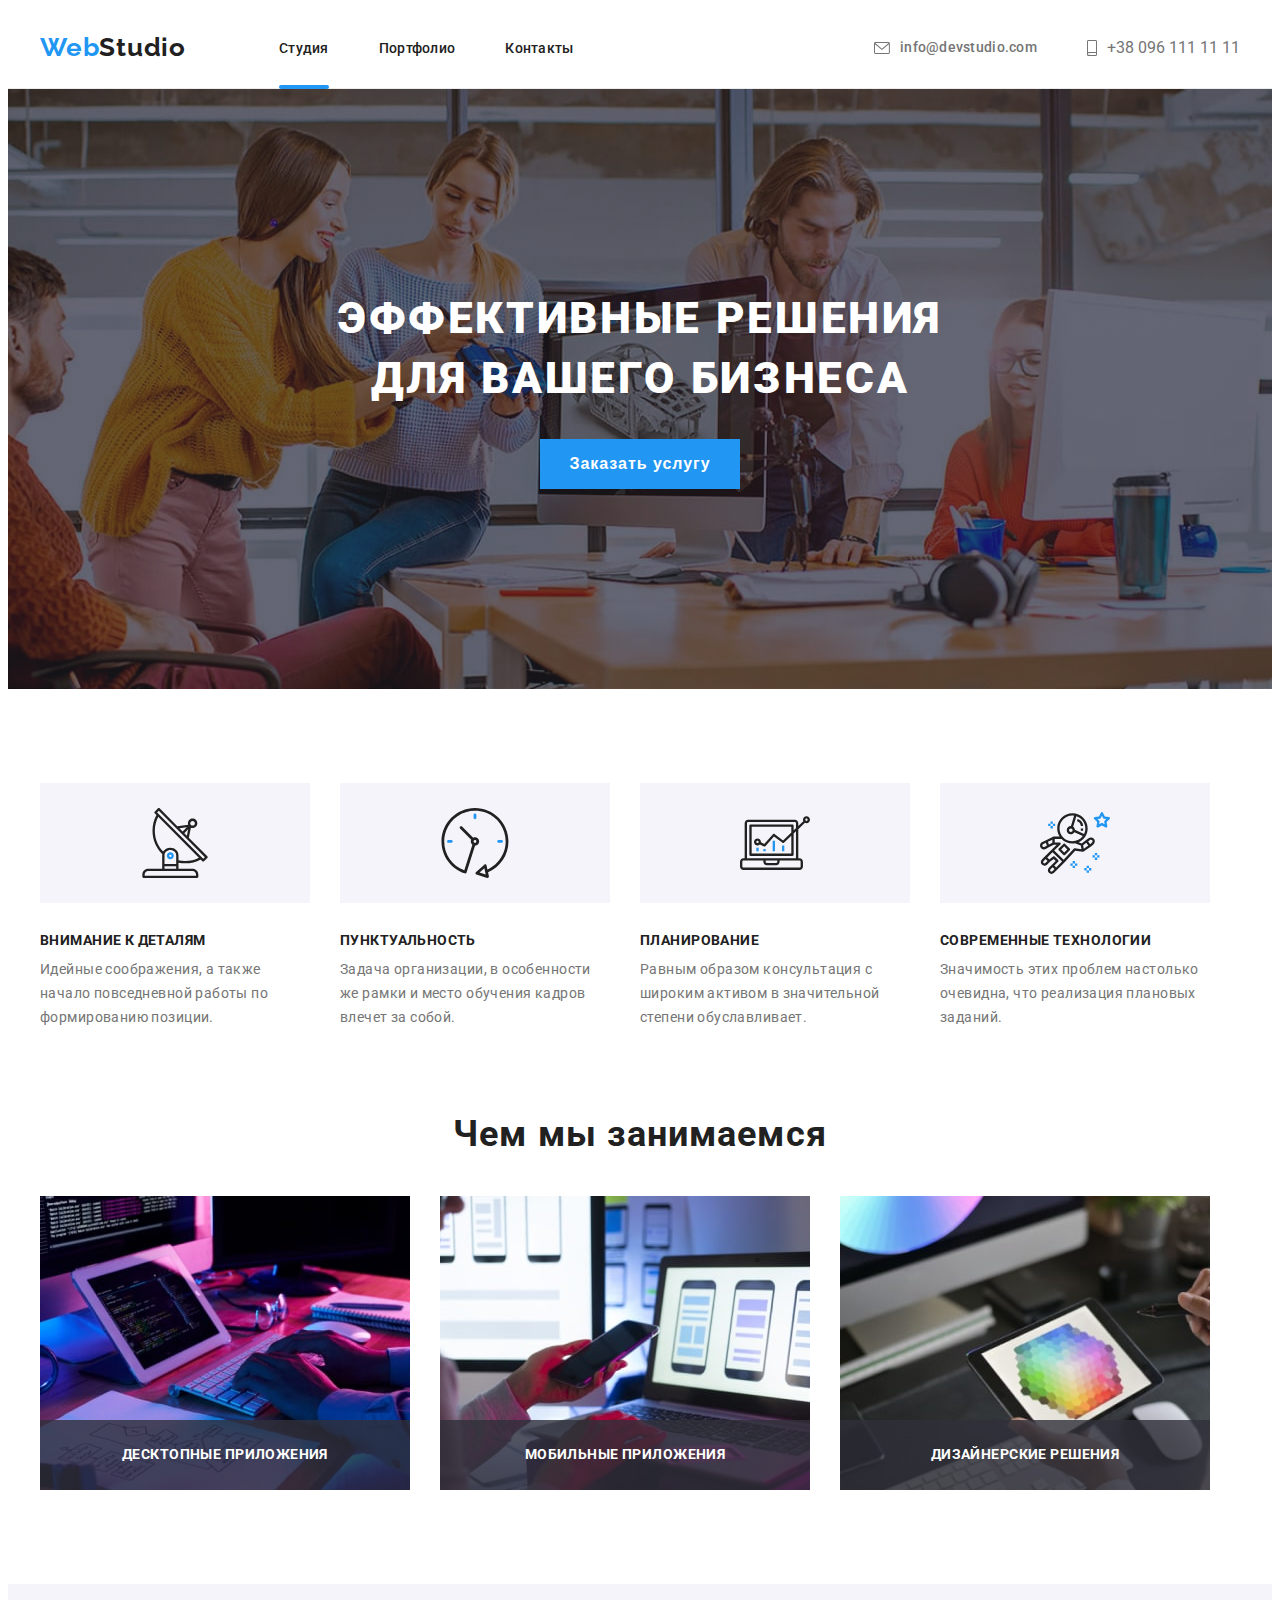
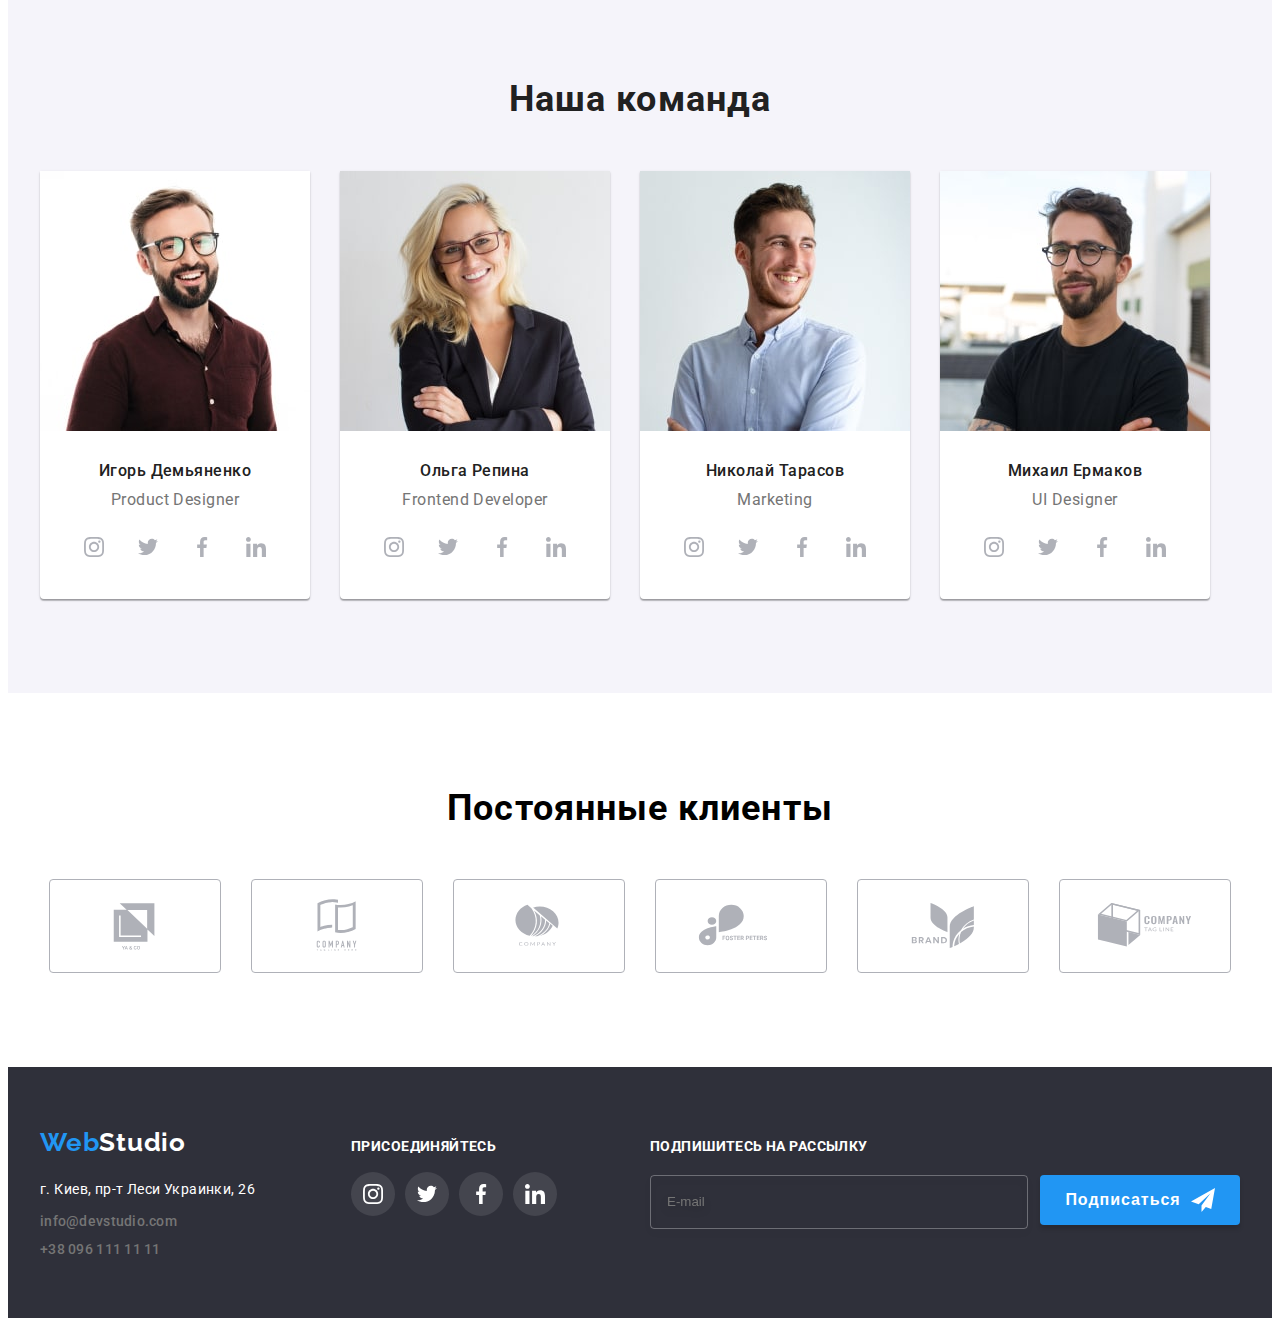
<file: index.html>
<!DOCTYPE html>
<html lang="ru">
<head>
  <meta charset="UTF-8">
  <meta http-equiv="X-UA-Compatible" content="IE=edge">
  <meta name="viewport" content="width=device-width, initial-scale=1.0">
  <title>Document</title>
  <link rel="preconnect" href="https://fonts.googleapis.com">
  <link rel="preconnect" href="https://fonts.gstatic.com" crossorigin>
  <link href="https://fonts.googleapis.com/css2?family=Raleway:wght@700&family=Roboto:wght@400;500;700;900&display=swap"
    rel="stylesheet">
    <link rel="stylesheet" href="https://cdnjs.cloudflare.com/ajax/libs/modern-normalize/1.1.0/modern-normalize.min.css"
      integrity="sha512-wpPYUAdjBVSE4KJnH1VR1HeZfpl1ub8YT/NKx4PuQ5NmX2tKuGu6U/JRp5y+Y8XG2tV+wKQpNHVUX03MfMFn9Q=="
      crossorigin="anonymous" referrerpolicy="no-referrer" />
  <link rel="stylesheet" href="./css/main.min.css">
</head>
<body>
  <header class="header">
    <div class="container header-container">
    <nav class="navigation">
      <a class="link-logo" href="./index.html" target="_self">Web<span target="_self" href="./index.html" class="link-logo-dark">Studio</span></a>
        <ul class="nav-list list">
          <li class="nav-list__item">
            <a class="nav-list__link current" href="./index.html">Студия</a>
          </li>
          <li class="nav-list__item">
            <a class="nav-list__link" href="./portfolio.html">Портфолио</a>
          </li>
          <li class="nav-list__item">
            <a class="nav-list__link" href="">Контакты</a>
          </li>
        </ul>
    </nav>
    <ul class="nav-list nav-list__connect list">
                <li class="nav-list__item">
                  <a class="nav-list__link-mail" href="mailto:info@devstudio.com">
                    <svg class="nav-list__icon" width="16" height="12">
                      <use href="./images/icons.svg#icon-mail"></use>
                    </svg>
                    info@devstudio.com
                  </a>
                </li>
                <li class="nav-list__item">
                  <a class="nav-list__link-tel" href="tel:+380961111111">
                    <svg class="nav-list__icon" width="10" height="16">
                      <use href="./images/icons.svg#icon-phone"></use>
                    </svg>
                    +38 096 111 11 11</a>
                </li>
    </ul>
    </div>
  </header>

  <main>
    <section class="hero">
      <div class="container">
    <h1 class="hero__title">Эффективные решения для вашего бизнеса</h1>
    <button class="hero__btn" type="button" data-modal-open>Заказать услугу</button>
      </div>
    </section>

    <section class="section">
      <div class="container">
      <h2 class="benefits-title visually-hidden">Наши преимущества</h2>
        <ul class="benefits-list list">
          <li class="benefits-list__item">
            <div class="benefits-list__svg">
              <svg class="benefits-list__icon" width="70" height="70">
                <use href="./images/icons.svg#icon-antenna"></use>
              </svg>
            </div>
            <h3 class="benefits-list__title">Внимание к деталям</h3>
            <p class="benefits-list__text">Идейные соображения, а также начало повседневной работы по формированию позиции.</p>
          </li>
          <li class="benefits-list__item">
            <div class="benefits-list__svg">
              <svg class="benefits-icon" width="70" height="70">
                <use href="./images/icons.svg#icon-clock"></use>
              </svg>
            </div>
            <h3 class="benefits-list__title">Пунктуальность</h3>
            <p class="benefits-list__text">Задача организации, в особенности же рамки и место обучения кадров влечет за собой.</p>
          </li>
          <li class="benefits-list__item">
            <div class="benefits-list__svg">
              <svg class="benefits-list__icon" width="70" height="70">
                <use href="./images/icons.svg#icon-diagram"></use>
              </svg>
            </div>
            <h3 class="benefits-list__title">Планирование</h3>
            <p class="benefits-list__text">Равным образом консультация с широким активом в значительной степени обуславливает.</p>
          </li>
          <li class="benefits-list__item">
            <div class="benefits-list__svg">
              <svg class="benefits-list__icon" width="70" height="70">
                <use href="./images/icons.svg#icon-astronaut"></use>
              </svg>
            </div>
            <h3 class="benefits-list__title">Современные технологии</h3>
            <p class="benefits-list__text">Значимость этих проблем настолько очевидна, что реализация плановых заданий.</p>
          </li>
        </ul>
        </div>
    </section>

    <section class="section work-section">
      <div class="container">
      <h2 class="work-title">Чем мы занимаемся</h2>
        <ul class="work-list list">
          <li class="work-list__item">
            <div class="work-list__window">
            <img class="work-list__img" src="./images/img.jpg" alt="Человек пишет код" width="370" height="294">
            <p class="work-list__text">Десктопные приложения</p>
            </div>
          </li>
          <li class="work-list__item">
            <div class="work-list__window">
            <img class="work-list__img" src="./images/box-2.jpg" alt="Человек смотрит на макет" width="370" height="294">
            <p class="work-list__text">Мобильные приложения</p>
            </div>
          </li>
          <li class="work-list__item">
            <div class="work-list__window">
            <img class="work-list__img" src="./images/box-3.jpg" alt="Человек смотрит на RGB-палитру" width="370" height="294">
            <p class="work-list__text">Дизайнерские решения</p>
            </div>
          </li>
        </ul>
        </div>
    </section>

    <section class="section team-section">
      <div class="container">
      <h2 class="team-title">Наша команда</h2>
        <ul class="team-list list">
          <li class="team-list__item">
            <img class="team-list__img" src="./images/img-1.jpg" alt="Игорь Демьяненко" width="270" height="260">
            <div class="team-text">
            <h3 class="team-text__sup-title">Игорь Демьяненко</h3>
            <p class="team-text__sub-title">Product Designer</p>
            <ul class="team-icons list">
              <li class="team-icons__item">
                <a class="team-icons__link" href="" target="_blank">
                  <svg class="team-icon" width="20" height="20">
                    <use href="./images/icons.svg#icon-instagram">
                    </use>
                  </svg>
                </a>
              </li>
              <li class="team-icons__item">
                <a class="team-icons__link" href="" target="_blank">
                  <svg class="team-icon" width="20" height="20">
                    <use href="./images/icons.svg#icon-twitter">
                    </use>
                  </svg>
                </a>
              </li>
              <li class="team-icons__item">
                <a class="team-icons__link" href="" target="_blank">
                  <svg class="team-icon" width="20" height="20">
                    <use href="./images/icons.svg#icon-facebook">
                    </use>
                  </svg>
                </a>
              </li>
              <li class="team-icons__item">
                <a class="team-icons__link" href="" target="_blank">
                  <svg class="team-icon" width="20" height="20">
                    <use href="./images/icons.svg#icon-linkedin">
                    </use>
                  </svg>
                </a>
              </li>
            </ul>
            </div>
          </li>
          <li class="team-list__item">
            <img class="team-list__img" src="./images/img-2.jpg" alt="Ольга Репина" width="270" height="260">
            <div class="team-text">
            <h3 class="team-text__sup-title">Ольга Репина</h3>
            <p class="team-text__sub-title">Frontend Developer</p>
            <ul class="team-icons list">
              <li class="team-icons__item">
                <a class="team-icons__link" href="" target="_blank">
                  <svg class="team-icon" width="20" height="20">
                    <use href="./images/icons.svg#icon-instagram">
                    </use>
                  </svg>
                </a>
              </li>
              <li class="team-icons__item">
                <a class="team-icons__link" href="" target="_blank">
                  <svg class="team-icon" width="20" height="20">
                    <use href="./images/icons.svg#icon-twitter">
                    </use>
                  </svg>
                </a>
              </li>
              <li class="team-icons__item">
                <a class="team-icons__link" href="" target="_blank">
                  <svg class="team-icon" width="20" height="20">
                    <use href="./images/icons.svg#icon-facebook">
                    </use>
                  </svg>
                </a>
              </li>
              <li class="team-icons__item">
                <a class="team-icons__link" href="" target="_blank">
                  <svg class="team-icon" width="20" height="20">
                    <use href="./images/icons.svg#icon-linkedin">
                    </use>
                  </svg>
                </a>
              </li>
            </ul>
            </div>
          </li>
          <li class="team-list__item">
            <img class="team-list__img" src="./images/img-3.jpg" alt="Николай Тарасов" width="270" height="260">
            <div class="team-text">
            <h3 class="team-text__sup-title">Николай Тарасов</h3>
            <p class="team-text__sub-title">Marketing</p>
            <ul class="team-icons list">
              <li class="team-icons__item">
                <a class="team-icons__link" href="" target="_blank">
                  <svg class="team-icon" width="20" height="20">
                    <use href="./images/icons.svg#icon-instagram">
                    </use>
                  </svg>
                </a>
              </li>
              <li class="team-icons__item">
                <a class="team-icons__link" href="" target="_blank">
                  <svg class="team-icon" width="20" height="20">
                    <use href="./images/icons.svg#icon-twitter">
                    </use>
                  </svg>
                </a>
              </li>
              <li class="team-icons__item">
                <a class="team-icons__link" href="" target="_blank">
                  <svg class="team-icon" width="20" height="20">
                    <use href="./images/icons.svg#icon-facebook">
                    </use>
                  </svg>
                </a>
              </li>
              <li class="team-icons__item">
                <a class="team-icons__link" href="" target="_blank">
                  <svg class="team-icon" width="20" height="20">
                    <use href="./images/icons.svg#icon-linkedin">
                    </use>
                  </svg>
                </a>
              </li>
            </ul>
            </div>
          </li>
          <li class="team-list__item">
            <img class="team-list__img" src="./images/img-4.jpg" alt="Михаил Ермаков" width="270" height="260">
            <div class="team-text">
            <h3 class="team-text__sup-title">Михаил Ермаков</h3>
            <p class="team-text__sub-title">UI Designer</p>
            <ul class="team-icons list">
              <li class="team-icons__item">
                <a class="team-icons__link" href="" target="_blank">
                  <svg class="team-icon" width="20" height="20">
                    <use href="./images/icons.svg#icon-instagram">
                    </use>
                  </svg>
                </a>
              </li>
              <li class="team-icons__item">
                <a class="team-icons__link" href="" target="_blank">
                  <svg class="team-icon" width="20" height="20">
                    <use href="./images/icons.svg#icon-twitter">
                    </use>
                  </svg>
                </a>
              </li>
              <li class="team-icons__item">
                <a class="team-icons__link" href="" target="_blank">
                  <svg class="team-icon" width="20" height="20">
                    <use href="./images/icons.svg#icon-facebook">
                    </use>
                  </svg>
                </a>
              </li>
              <li class="team-icons__item">
                <a class="team-icons__link" href="" target="_blank">
                  <svg class="team-icon" width="20" height="20">
                    <use href="./images/icons.svg#icon-linkedin">
                    </use>
                  </svg>
                </a>
              </li>
            </ul>
            </div>
          </li>
        </ul>
        </div>
    </section> 
    <section class="section">
      <div class="container">
        <h2 class="clients__title">Постоянные клиенты</h2>
        <ul class="clients-list list">
          <li class="clients-list__item">
            <a class="clients-list__link" href="">
              <svg class="clients-list__icon" width="106" height="60">
                <use href="./images/icons.svg#icon-client-1"></use>
              </svg>
            </a>
          </li>
          <li class="clients-list__item">
            <a class="clients-list__link" href="">
              <svg class="clients-list__icon" width="106" height="60">
                <use href="./images/icons.svg#icon-client-2"></use>
              </svg>
            </a>
          </li>
          <li class="clients-list__item">
            <a class="clients-list__link" href="">
              <svg class="clients-list__icon" width="106" height="60">
                <use href="./images/icons.svg#icon-client-3"></use>
              </svg>
            </a>
          </li>
          <li class="clients-list__item">
            <a class="clients-list__link" href="">
              <svg class="clients-list__icon" width="106" height="60">
                <use href="./images/icons.svg#icon-client-4"></use>
              </svg>
            </a>
          </li>
          <li class="clients-list__item">
            <a class="clients-list__link" href="">
              <svg class="clients-list__icon" width="106" height="60">
                <use href="./images/icons.svg#icon-client-5"></use>
              </svg>
            </a>
          </li>
          <li class="clients-list__item">
            <a class="clients-list__link" href="">
              <svg class="clients-list__icon" width="106" height="60">
                <use href="./images/icons.svg#icon-client-6"></use>
              </svg>
            </a>
          </li>
        </ul>
      </div>
    </section>
  </main>
    <footer class="footer">
      <div class="container">
        <div class="footer-container">
          <div class="connect-container">
      <a class="link-logo footer-logo" href="./index.html">Web<span target="_self" href="./index.html" class="logo-link-white">Studio</span></a>
        <address class="footer-address">
          <ul class="address-list list">
            <li class="address-list__item">
              <a class="address-list__address" href="https://www.google.com/maps/place/бул.+Леси+Украинки,+26,+Киев,+02000/@50.4265807,30.5361971,17z/data=!3m1!4b1!4m5!3m4!1s0x40d4cf0e033ecbe9:0x57a4dffefec77da0!8m2!3d50.4265807!4d30.5383858" target="_blank">г. Киев, пр-т Леси Украинки, 26</a>
            </li>
            <li class="address-list__item">
              <a class="address-list__mail" href="mailto:info@devstudio.com">info@devstudio.com</a>
            </li>
            <li class="address-list__item">
              <a class="address-list__tel" href="tel:+380961111111">+38 096 111 11 11</a>
            </li>
          </ul>
        </address>
          </div>
          <div class="footer-icon-container">
          <h2 class="footer-icon-title">Присоединяйтесь</h2>
          <ul class="footer-icon-list list">
            <li class="footer-icon-list__item">
              <a class="footer-icon-list__link" href="" target="_blank">
                <svg class="footer-icon" width="20" height="20">
                  <use href="./images/icons.svg#icon-instagram">
                  </use>
                </svg>
              </a>
            </li>
            <li class="footer-icon-list__item">
              <a class="footer-icon-list__link" href="" target="_blank">
                <svg class="footer-icon" width="20" height="20">
                  <use href="./images/icons.svg#icon-twitter">
                  </use>
                </svg>
              </a>
            </li>
            <li class="footer-icon-list__item">
              <a class="footer-icon-list__link" href="" target="_blank">
                <svg class="footer-icon" width="20" height="20">
                  <use href="./images/icons.svg#icon-facebook">
                  </use>
                </svg>
              </a>
            </li>
            <li class="footer-icon-list__item">
              <a class="footer-icon-list__link" href="" target="_blank">
                <svg class="footer-icon" width="20" height="20">
                  <use href="./images/icons.svg#icon-linkedin">
                  </use>
                </svg>
              </a>
            </li>
          </ul>
          </div>
          <div class="subscribe-footer">
            <p class="footer-subscribe-title">Подпишитесь на рассылку</p>
            <form class="footer-form">
              <input 
              type="email"
              name="sub-email"
              class="footer-form__input"
              placeholder="E-mail"
              id="user-email"
              >
              <button class="footer-form__btn" type="submit">Подписаться
                <svg class="footer-form__icon" width="24" height="24">
                  <use href="./images/icons.svg#icon-send"></use>
                </svg>
              </button>
            </form>
          </div>
        </div>
      </div>
    </footer>
    <div class="backdrop is-hidden" data-modal>
      <div class="modal">
        <button type="button" class="close-modal-btn" data-modal-close>
          <svg class="close-button-icon" width="11" height="11">
            <use href="./images/icons.svg#icon-close-modal" class="modal-icon-close"></use>
          </svg>
        </button>
        <p class="modal-title">Оставьте свои данные, мы вам перезвоним</p>
        <form class="modal-form">
          <label class="modal-label" for="user-name">Имя</label>
          <div class="modal-icon-container">
        <input 
          type="text" 
          name="user-name" 
          class="modal-input"
          id="user-name"
          >
          <svg class="modal-icon" width="18" height="18">
            <use href="./images/icons.svg#icon-person-black"></use>
          </svg>
          </div>
          <label class="modal-label" for="user-tel">Телефон</label>
          <div class="modal-icon-container">
        <input 
          type="tel" 
          name="user-tel" 
          class="modal-input"
          id="user-tel"
          >
          <svg class="modal-icon" width="18" height="18">
            <use href="./images/icons.svg#icon-phone-black"></use>
          </svg>
          </div>
          <label class="modal-label" for="user-email-modal">Почта</label>
          <div class="modal-icon-container">
        <input 
          type="email" 
          name="user-email-modal" 
          class="modal-input"
          id="user-email-modal"
          >
          <svg class="modal-icon" width="18" height="18">
            <use href="./images/icons.svg#icon-email-black"></use>
          </svg>
          </div>
          <label class="modal-label" for="user-comment">Комментарий</label>
        <textarea
          type="text" 
          name="user-comment" 
          class="modal-input modal-text"
          id="user-comment"
          placeholder="Введите текст"></textarea>
          <div class="checkbox">
          <input 
          type="checkbox"
          name="checkbox"
          class="checkbox-input visually-hidden"
          id="checkbox"
          >
          <label class="checkbox-label" for="checkbox">Соглашаюсь с рассылкой и принимаю Условия договора</label>
          </div>
          <div class="modal-btn">
        <button class="modal-button" type="submit">Отправить</button>
        </div>
        </form>
      </div>
    </div>
    <script src="./modal.js"></script>
</body>
</html>
</file>
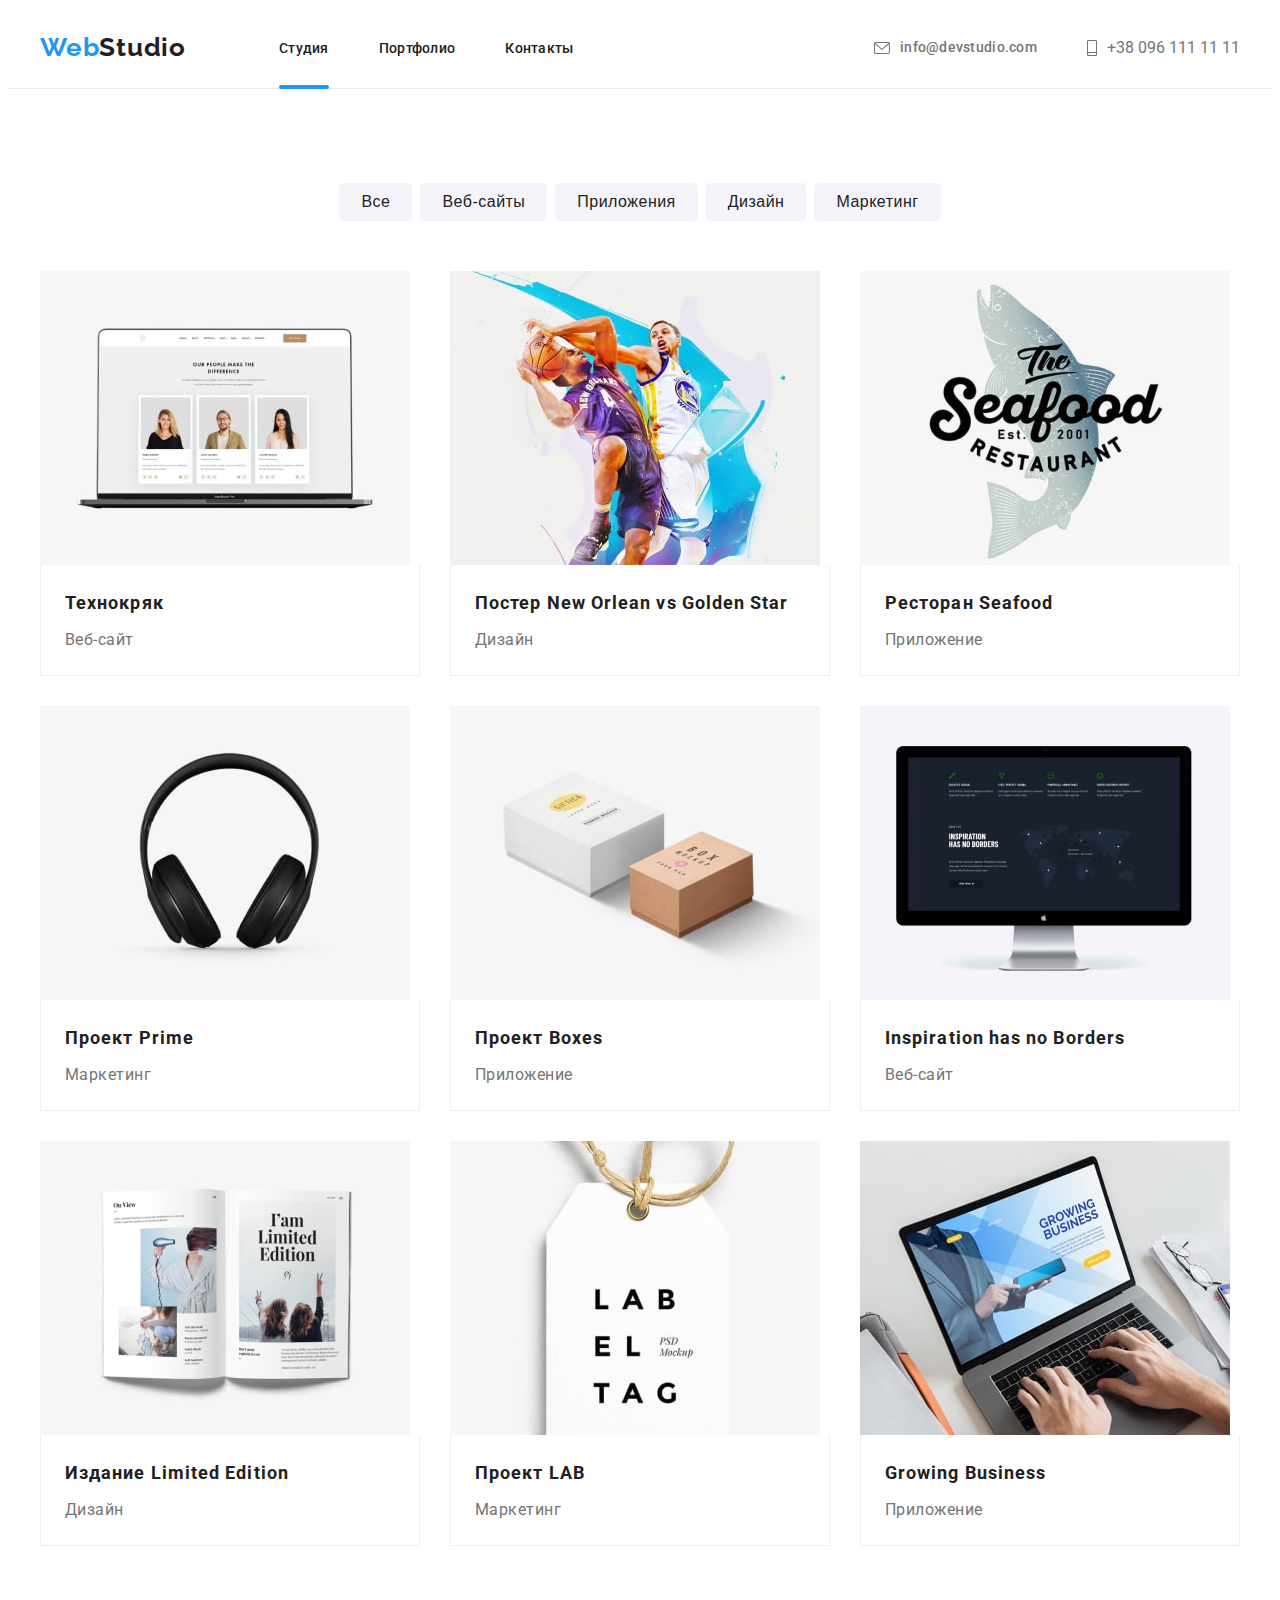
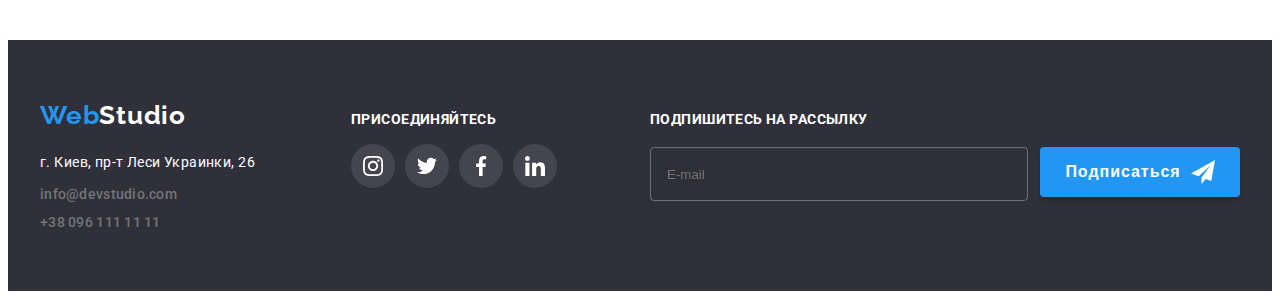
<file: portfolio.html>
<!DOCTYPE html>
<html lang="en">
<head>
  <meta charset="UTF-8">
  <meta http-equiv="X-UA-Compatible" content="IE=edge">
  <meta name="viewport" content="width=device-width, initial-scale=1.0">
  <title>Document</title>
  <link rel="preconnect" href="https://fonts.googleapis.com">
  <link rel="preconnect" href="https://fonts.gstatic.com" crossorigin>
  <link href="https://fonts.googleapis.com/css2?family=Raleway:wght@700&family=Roboto:wght@400;500;700;900&display=swap"
    rel="stylesheet">
    <link rel="stylesheet" href="https://cdnjs.cloudflare.com/ajax/libs/modern-normalize/1.1.0/modern-normalize.min.css"
      integrity="sha512-wpPYUAdjBVSE4KJnH1VR1HeZfpl1ub8YT/NKx4PuQ5NmX2tKuGu6U/JRp5y+Y8XG2tV+wKQpNHVUX03MfMFn9Q=="
      crossorigin="anonymous" referrerpolicy="no-referrer" />
    <link rel="stylesheet" href="./css/main.min.css">
</head>
<body>
  <header class="header">
    <div class="container header-container">
      <nav class="navigation">
        <a class="link-logo" href="./index.html" target="_self">Web<span target="_self" href="./index.html"
            class="link-logo-dark">Studio</span></a>
        <ul class="nav-list list">
          <li class="nav-list__item">
            <a class="nav-list__link current" href="./index.html">Студия</a>
          </li>
          <li class="nav-list__item">
            <a class="nav-list__link" href="./portfolio.html">Портфолио</a>
          </li>
          <li class="nav-list__item">
            <a class="nav-list__link" href="">Контакты</a>
          </li>
        </ul>
      </nav>
      <ul class="nav-list nav-list__connect list">
        <li class="nav-list__item">
          <a class="nav-list__link-mail" href="mailto:info@devstudio.com">
            <svg class="nav-list__icon" width="16" height="12">
              <use href="./images/icons.svg#icon-mail"></use>
            </svg>
            info@devstudio.com
          </a>
        </li>
        <li class="nav-list__item">
          <a class="nav-list__link-tel" href="tel:+380961111111">
            <svg class="nav-list__icon" width="10" height="16">
              <use href="./images/icons.svg#icon-phone"></use>
            </svg>
            +38 096 111 11 11</a>
        </li>
      </ul>
    </div>
  </header>
  <main>
  <section class="section">
    <div class="container">
    <h1 class="filter-title visually-hidden">Фильтр</h1>
    <ul class="filter-list list">
      <li class="filter-list__item"><button class="filter-list__btn" type="button">Все</button></li>
      <li class="filter-list__item"><button class="filter-list__btn" type="button">Веб-сайты</button></li>
      <li class="filter-list__item"><button class="filter-list__btn" type="button">Приложения</button></li>
      <li class="filter-list__item"><button class="filter-list__btn" type="button">Дизайн</button></li>
      <li class="filter-list__item"><button class="filter-list__btn" type="button">Маркетинг</button></li>
    </ul>
    <ul class="examples-list list">
      <li class="examples-list__item">
        <a href="" class="examples-list__link">
          <div class="examples-list__window">
        <img class="examples-list__img" src="./images/portfolio-1.jpg" alt="">
        <p class="examples-list__top-text">Технокряк это современная площадка распространения коронавируса. Компании используют эту платформу для цифрового
        шпионажа и атак на защищённые сервера конкурентов.
        </p>
          </div>
        <div class="examples-list__text">
        <h2 class="examples-list__sup-title">Технокряк</h2>
        <p class="examples-list__sub-title">Веб-сайт</p>
        </div>
        </a>
      </li>
      <li class="examples-list__item">
        <a href="" class="examples-list__link">
          <div class="examples-list__window">
        <img class="examples-list__img" src="./images/portfolio-2.jpg" alt="">
        <p class="examples-list__top-text">Технокряк это современная площадка распространения коронавируса. Компании используют эту
          платформу для цифрового
          шпионажа и атак на защищённые сервера конкурентов.
        </p>
        </div>
        <div class="examples-list__text">
        <h2 class="examples-list__sup-title">Постер New Orlean vs Golden Star</h2>
        <p class="examples-list__sub-title">Дизайн</p>
        </div>
        </a>
      </li>
      <li class="examples-list__item">
        <a href="" class="examples-list__link">
          <div class="examples-list__window">
        <img class="examples-list__img" src="./images/portfolio-3.jpg" alt="">
        <p class="examples-list__top-text">Технокряк это современная площадка распространения коронавируса. Компании используют эту
          платформу для цифрового
          шпионажа и атак на защищённые сервера конкурентов.
        </p>
        </div>
        <div class="examples-list__text">
        <h2 class="examples-list__sup-title">Ресторан Seafood</h2>
        <p class="examples-list__sub-title">Приложение</p>
        </div>
        </a>
      </li>
      <li class="examples-list__item">
        <a href="" class="examples-list__link">
          <div class="examples-list__window">
        <img class="examples-list__img" src="./images/portfolio-4.jpg" alt="">
        <p class="examples-list__top-text">Технокряк это современная площадка распространения коронавируса. Компании используют эту
          платформу для цифрового
          шпионажа и атак на защищённые сервера конкурентов.
        </p>
        </div>
        <div class="examples-list__text">
        <h2 class="examples-list__sup-title">Проект Prime</h2>
        <p class="examples-list__sub-title">Маркетинг</p>
        </div>
        </a>
      </li>
      <li class="examples-list__item">
        <a href="" class="examples-list__link">
          <div class="examples-list__window">
        <img class="examples-list__img" src="./images/portfolio-5.jpg" alt="">
        <p class="examples-list__top-text">Технокряк это современная площадка распространения коронавируса. Компании используют эту
          платформу для цифрового
          шпионажа и атак на защищённые сервера конкурентов.
        </p>
        </div>
        <div class="examples-list__text">
        <h2 class="examples-list__sup-title">Проект Boxes</h2>
        <p class="examples-list__sub-title">Приложение</p>
        </div>
        </a>
      </li>
      <li class="examples-list__item">
        <a href="" class="examples-list__link">
          <div class="examples-list__window">
        <img class="examples-list__img" src="./images/portfolio-6.jpg" alt="">
        <p class="examples-list__top-text">Технокряк это современная площадка распространения коронавируса. Компании используют эту
          платформу для цифрового
          шпионажа и атак на защищённые сервера конкурентов.
        </p>
        </div>
        <div class="examples-list__text">
        <h2 class="examples-list__sup-title">Inspiration has no Borders</h2>
        <p class="examples-list__sub-title">Веб-сайт</p>
        </div>
        </a>
      </li>
      <li class="examples-list__item">
        <a href="" class="examples-list__link">
          <div class="examples-list__window">
        <img class="examples-list__img" src="./images/portfolio-7.jpg" alt="">
        <p class="examples-list__top-text">Технокряк это современная площадка распространения коронавируса. Компании используют эту
          платформу для цифрового
          шпионажа и атак на защищённые сервера конкурентов.
        </p>
        </div>
        <div class="examples-list__text">
        <h2 class="examples-list__sup-title">Издание Limited Edition</h2>
        <p class="examples-list__sub-title">Дизайн</p>
        </div>
        </a>
      </li>
      <li class="examples-list__item">
        <a href="" class="examples-list__link">
          <div class="examples-list__window">
        <img class="examples-list__img" src="./images/portfolio-8.jpg" alt="">
        <p class="examples-list__top-text">Технокряк это современная площадка распространения коронавируса. Компании используют эту
          платформу для цифрового
          шпионажа и атак на защищённые сервера конкурентов.
        </p>
        </div>
        <div class="examples-list__text">
        <h2 class="examples-list__sup-title">Проект LAB</h2>
        <p class="examples-list__sub-title">Маркетинг</p>
        </div>
        </a>
      </li>
      <li class="examples-list__item">
        <a href="" class="examples-list__link">
          <div class="examples-list__window">
        <img class="examples-list__img" src="./images/portfolio-9.jpg" alt="">
        <p class="examples-list__top-text">Технокряк это современная площадка распространения коронавируса. Компании используют эту
          платформу для цифрового
          шпионажа и атак на защищённые сервера конкурентов.
        </p>
        </div>
        <div class="examples-list__text">
        <h3 class="examples-list__sup-title">Growing Business</h3>
        <p class="examples-list__sub-title">Приложение</p>
        </div>
        </a>
      </li>
    </ul>
    </div>
  </section>
  </main>
    <footer class="footer">
      <div class="container">
        <div class="footer-container">
          <div class="connect-container">
            <a class="link-logo footer-logo" href="./index.html">Web<span target="_self" href="./index.html"
                class="logo-link-white">Studio</span></a>
            <address class="footer-address">
              <ul class="address-list list">
                <li class="address-list__item">
                  <a class="address-list__address"
                    href="https://www.google.com/maps/place/бул.+Леси+Украинки,+26,+Киев,+02000/@50.4265807,30.5361971,17z/data=!3m1!4b1!4m5!3m4!1s0x40d4cf0e033ecbe9:0x57a4dffefec77da0!8m2!3d50.4265807!4d30.5383858"
                    target="_blank">г. Киев, пр-т Леси Украинки, 26</a>
                </li>
                <li class="address-list__item">
                  <a class="address-list__mail" href="mailto:info@devstudio.com">info@devstudio.com</a>
                </li>
                <li class="address-list__item">
                  <a class="address-list__tel" href="tel:+380961111111">+38 096 111 11 11</a>
                </li>
              </ul>
            </address>
          </div>
          <div class="footer-icon-container">
            <h2 class="footer-icon-title">Присоединяйтесь</h2>
            <ul class="footer-icon-list list">
              <li class="footer-icon-list__item">
                <a class="footer-icon-list__link" href="" target="_blank">
                  <svg class="footer-icon" width="20" height="20">
                    <use href="./images/icons.svg#icon-instagram">
                    </use>
                  </svg>
                </a>
              </li>
              <li class="footer-icon-list__item">
                <a class="footer-icon-list__link" href="" target="_blank">
                  <svg class="footer-icon" width="20" height="20">
                    <use href="./images/icons.svg#icon-twitter">
                    </use>
                  </svg>
                </a>
              </li>
              <li class="footer-icon-list__item">
                <a class="footer-icon-list__link" href="" target="_blank">
                  <svg class="footer-icon" width="20" height="20">
                    <use href="./images/icons.svg#icon-facebook">
                    </use>
                  </svg>
                </a>
              </li>
              <li class="footer-icon-list__item">
                <a class="footer-icon-list__link" href="" target="_blank">
                  <svg class="footer-icon" width="20" height="20">
                    <use href="./images/icons.svg#icon-linkedin">
                    </use>
                  </svg>
                </a>
              </li>
            </ul>
          </div>
          <div class="subscribe-footer">
            <p class="footer-subscribe-title">Подпишитесь на рассылку</p>
            <form class="footer-form">
              <input type="email" name="sub-email" class="footer-form__input" placeholder="E-mail" id="user-email">
              <button class="footer-form__btn" type="submit">Подписаться
                <svg class="footer-form__icon" width="24" height="24">
                  <use href="./images/icons.svg#icon-send"></use>
                </svg>
              </button>
            </form>
          </div>
        </div>
      </div>
    </footer>
</body>
</html>
</file>
<file: css/main.min.css>
:root{--header-text-color: #212121;--address-text-color: #757575;--hover-link-color: #2196f3;--hero-footer-color: #2f303a;--first-title-color: #ffffff;--hero-btn-color: #ffffff;--benefits-text-color: #757575;--team-background-color: #f5f4fa;--hero-btn-hover: #188ce8;--examples-boarder-color: #eeeeee;--icon-static-color: #afb1b8}h1,h2,h3,h4,h5,h6,p{margin:0}ul{margin:0;padding:0}img{display:block}button{cursor:pointer;border:0}a{text-decoration:none}.list{list-style:none}body{font-family:"Roboto", sans-serif}.container{width:1200px;padding-left:15px;padding-right:15px;margin:0 auto}.section{padding-top:94px;padding-bottom:94px}.visually-hidden{position:absolute;width:1px;height:1px;margin:-1px;border:0;padding:0;white-space:nowrap;clip-path:inset(100%);clip:rect(0 0 0 0);overflow:hidden}.backdrop{width:100vw;height:100vh;position:fixed;background-color:rgba(0,0,0,0.2);top:0;transition:opacity 500ms, visibility 500ms}.modal{position:absolute;width:528px;min-height:581px;background-color:#ffffff;box-shadow:0px 1px 3px rgba(0,0,0,0.12),0px 1px 1px rgba(0,0,0,0.14),0px 2px 1px rgba(0,0,0,0.2);border-radius:4px;top:50%;left:50%;transform:translate(-50%, -50%) rotate(0) scale(1);transition:transform 500ms cubic-bezier(0.215, 0.61, 0.355, 1);padding:40px}.backdrop.is-hidden .modal{transform:rotate(-300deg) scale(0.3)}.close-modal-btn{width:30px;height:30px;position:absolute;top:8px;right:8px;background-color:var(--first-title-color);border:1px solid rgba(0,0,0,0.1);border-radius:50%;display:flex;justify-content:center;align-items:center;transition:fill 250ms cubic-bezier(0.4, 0, 0.2, 1)}.close-modal-btn:hover,.close-modal-btn:focus{fill:var(--hover-link-color)}.is-hidden{opacity:0;pointer-events:none;visibility:hidden}.modal-title{font-size:20px;font-weight:500;line-height:1.2;letter-spacing:.03em;text-align:center;color:var(--header-text-color);margin-bottom:12px}.modal-input{width:100%;height:40px;border:1px solid rgba(33,33,33,0.2);border-radius:4px;padding-left:42px;outline:none;transition:border 250ms cubic-bezier(0.4, 0, 0.2, 1),color 250ms cubic-bezier(0.4, 0, 0.2, 1)}.modal-input:hover,.modal-input:focus{border:1px solid #2196f3}.modal-input::placeholder{font-size:12px;line-height:1.2;letter-spacing:.01em;color:rgba(117,117,117,0.5)}.modal-text{width:100%;height:120px;padding:12px 16px;border:1px solid rgba(33,33,33,0.2);border-radius:4px;resize:none;outline:none}.modal-form .modal-text{margin-bottom:20px}.checkbox{display:flex;justify-content:center;margin-bottom:30px;align-items:center}.checkbox-input{margin-right:8px}.checkbox-label{font-size:14px;line-height:1.71;letter-spacing:.03em}.modal-label{font-size:12px;line-height:1.2;letter-spacing:.01em;color:var(--benefits-text-color);margin-bottom:4px;display:block}.modal-btn{display:flex;justify-content:center}.modal-button{width:200px;height:50px;background:var(--hover-link-color);border-radius:4px;box-shadow:0px 4px 4px rgba(0,0,0,0.15);font-size:16px;font-weight:700;line-height:1.87;letter-spacing:.06em;color:var(--first-title-color);transition:background-color 250ms cubic-bezier(0.4, 0, 0.2, 1)}.modal-button:hover,.modal-button:focus{background:var(--hero-btn-hover)}.modal-icon-container{position:relative;margin-bottom:10px}.modal-icon{position:absolute;left:12px;top:50%;transform:translateY(-50%)}.modal-input:hover+.modal-icon,.modal-input:focus+.modal-icon{fill:var(--hover-link-color)}.checkbox-label{font-size:14px;line-height:1.71;letter-spacing:.03em;color:var(--address-text-color);display:flex;align-items:center}.checkbox-label::before{content:"";width:16px;height:15px;border:2px solid black;border-radius:2px;display:block;margin-right:5px}.checkbox-input:checked+.checkbox-label::before{background-image:url(../images/check.svg);border:none}.link-logo{font-family:Raleway;font-size:26px;font-weight:700;line-height:1.2;letter-spacing:.03em;color:var(--hover-link-color);display:inline-block}.link-logo-dark{font-family:Raleway;font-size:26px;font-weight:700;line-height:1.2;letter-spacing:.03em;color:var(--header-text-color)}.logo-link-white{font-family:Raleway;font-size:26px;font-weight:700;line-height:1.2;letter-spacing:.03em;color:var(--first-title-color)}.header{padding-top:24px;padding-bottom:25px;border-bottom:1px solid #ececec}.header-container{display:flex}.navigation{display:flex}.nav-list{display:flex;margin-left:93px;align-items:center}.nav-list__connect{margin-left:auto}.nav-list__item:not(:last-child){margin-right:50px}.nav-list__link{font-size:14px;font-weight:500;line-height:1.1;letter-spacing:.02em;color:var(--header-text-color);position:relative;transition:color 250ms cubic-bezier(0.4, 0, 0.2, 1)}.nav-list__link:hover,.nav-list__link:focus{color:var(--hover-link-color)}.current::after{content:"";height:4px;width:100%;background-color:var(--hover-link-color);border-radius:2px;display:block;position:absolute;bottom:-33px}.nav-list__link-mail{font-size:14px;font-weight:500;line-height:1.1;letter-spacing:.02em;color:var(--address-text-color);display:flex;align-items:center;transition:color 250ms cubic-bezier(0.4, 0, 0.2, 1)}.nav-list__link-mail:hover,.nav-list__link-mail:focus{color:var(--hover-link-color)}.nav-list__link-tel{color:var(--address-text-color);display:flex;align-items:center;transition:color 250ms cubic-bezier(0.4, 0, 0.2, 1)}.nav-list__link-tel:hover,.nav-list__link-tel:focus{color:var(--hover-link-color)}.nav-list__icon{margin-right:10px;fill:currentColor}.hero{background-color:var(--hero-footer-color);background-image:linear-gradient(rgba(47,48,58,0.4), rgba(47,48,58,0.4)),url(../images/background.jpg);background-repeat:no-repeat;background-size:auto;background-position:center;max-width:1600px;margin-left:auto;margin-right:auto;padding-top:200px;padding-bottom:200px;text-align:center}.hero__title{font-size:44px;font-weight:900;line-height:1.36;letter-spacing:.06em;text-transform:uppercase;color:var(--first-title-color);margin-left:auto;margin-right:auto;width:696px}.hero__btn{font-size:16px;font-weight:700;line-height:1.87;letter-spacing:.06em;text-align:center;color:var(--hero-btn-color);background-color:var(--hover-link-color);margin-top:30px;width:200px;height:50px;left:700px;top:430px;transition:background-color 250ms cubic-bezier(0.4, 0, 0.2, 1)}.hero__btn:hover{background-color:var(--hero-btn-hover)}.benefits-list{display:flex}.benefits-list__svg{display:flex;height:120px;background-color:#f5f4fa;margin-bottom:30px;justify-content:center;align-items:center}.benefits-list__title{font-size:14px;font-weight:700;line-height:1.1;letter-spacing:.03em;text-transform:uppercase;color:var(--header-text-color);margin-bottom:10px}.benefits-list__text{font-size:14px;line-height:1.71;letter-spacing:.03em;color:var(--benefits-text-color);width:270px}.benefits-list__item+.benefits-list__item{margin-left:30px}.work-section{padding-top:0}.work-list{display:flex}.work-list__item+.work-list__item{margin-left:30px}.work-title{font-size:36px;font-weight:700;line-height:.6;letter-spacing:.03em;color:var(--header-text-color);justify-content:center;margin-bottom:50px;text-align:center}.work-list__window{position:relative;overflow:hidden}.work-list__text{display:flex;align-items:center;justify-content:center;font-size:14px;font-weight:700;line-height:1.1;letter-spacing:.03em;text-transform:uppercase;color:var(--first-title-color);background-color:rgba(47,48,58,0.8);width:100%;height:70px;position:absolute;bottom:0}.team-section{background-color:var(--team-background-color)}.team-container{display:flex;flex-wrap:wrap}.team{background-color:var(--team-background-color)}.team-list{display:flex}.team-list__item+.team-list__item{margin-left:30px}.team-list__item{box-shadow:0px 1px 3px rgba(0,0,0,0.12),0px 1px 1px rgba(0,0,0,0.14),0px 2px 1px rgba(0,0,0,0.2);border-radius:0px 0px 4px 4px;background-color:var(--hero-btn-color)}.team-title{font-size:36px;font-weight:700;line-height:1.2;letter-spacing:.03em;text-align:center;color:var(--header-text-color);margin-bottom:50px}.team-text{padding-top:30px;padding-bottom:30px}.team-text__sup-title{font-size:16px;font-weight:500;line-height:1.2;letter-spacing:.03em;text-align:center;color:var(--header-text-color);margin-bottom:10px}.team-text__sub-title{font-size:16px;line-height:1.2;letter-spacing:.03em;text-align:center;color:var(--address-text-color);margin-bottom:16px}.team-icons{display:flex;justify-content:center}.team-icons__item:not(:last-child){margin-right:10px}.team-icons__link{width:44px;height:44px;background-color:var(--first-title-color);color:var(--icon-static-color);border-radius:50%;display:flex;justify-content:center;align-items:center;transition:background-color 250ms cubic-bezier(0.4, 0, 0.2, 1),color 250ms cubic-bezier(0.4, 0, 0.2, 1)}.team-icons__link:hover,.team-icons__link:focus{background-color:var(--hover-link-color);color:var(--first-title-color)}.team-icon{fill:currentColor}.clients__title{font-size:36px;font-weight:700;line-height:1.2;letter-spacing:.03em;font-weight:bold;font-size:36px;line-height:calc(42 / 36);text-align:center;letter-spacing:0.03em;margin-bottom:50px}.clients-list{display:flex;justify-content:center}.clients-list__item{display:flex}.clients-list__item:not(:last-child){margin-right:30px}.clients-list__link{width:170px;height:92px;border:1px solid var(--icon-static-color);border-radius:4px;display:flex;justify-content:center;align-items:center;color:var(--icon-static-color);transition:border 250ms cubic-bezier(0.4, 0, 0.2, 1),color 250ms cubic-bezier(0.4, 0, 0.2, 1)}.clients-list__link:hover,.clients-list__link:focus{border-color:var(--hover-link-color);color:var(--hover-link-color)}.clients-list__icon{fill:currentColor}.footer{background-color:var(--hero-footer-color);padding-top:60px;padding-bottom:60px}.address-list__item:not(:last-child){margin-bottom:9px}.footer-logo{margin-bottom:20px}.footer-address{font-style:normal}.address-list__address{font-size:14px;line-height:1.71;letter-spacing:.03em;color:var(--first-title-color);transition:color 250ms cubic-bezier(0.4, 0, 0.2, 1)}.address-list__address:hover,.address-list__address:focus{color:var(--hover-link-color)}.address-list__mail{font-size:14px;font-weight:500;line-height:1.1;letter-spacing:.02em;color:var(--address-text-color);transition:background-color 250ms cubic-bezier(0.4, 0, 0.2, 1)}.address-list__mail:hover,.address-list__mail:focus{color:var(--hover-link-color)}.address-list__tel{font-size:14px;font-weight:500;line-height:1.1;letter-spacing:.02em;color:var(--address-text-color);transition:background-color 250ms cubic-bezier(0.4, 0, 0.2, 1)}.address-list__tel:hover,.address-list__tel:focus{color:var(--hover-link-color)}.connect-container{margin-right:70px;flex-grow:1}.footer-icon-title{font-size:14px;font-weight:700;line-height:1.1;letter-spacing:.03em;text-transform:uppercase;color:var(--first-title-color);margin-bottom:17px}.footer-container{align-items:baseline;display:flex}.footer-icon-list{display:flex}.footer-icon-container{margin-right:93px}.footer-icon-list__item{width:44px;height:44px}.footer-icon-list__item:not(:last-child){margin-right:10px}.footer-icon-list__link{width:44px;height:44px;display:flex;justify-content:center;align-items:center;border-radius:50%;background-color:rgba(255,255,255,0.1);color:var(--first-title-color);transition:background-color 250ms cubic-bezier(0.4, 0, 0.2, 1)}.footer-icon-list__link:hover,.footer-icon-list__link:focus{background-color:var(--hover-link-color)}.footer-icon{fill:currentColor}.footer-subscribe-title{font-size:14px;font-weight:700;line-height:1.1;letter-spacing:.03em;text-transform:uppercase;color:var(--first-title-color);margin-bottom:20px}.footer-form__input{border:1px solid rgba(255,255,255,0.3);filter:drop-shadow(0px 4px 4px rgba(0,0,0,0.15));border-radius:4px;height:50px;width:358px;margin-right:12px;padding-left:16px;background-color:transparent;outline:none}.footer-form{display:flex;justify-content:center}.footer-form__btn{font-size:16px;font-weight:700;line-height:1.87;letter-spacing:.06em;color:#ffffff;background:var(--hover-link-color);box-shadow:0px 4px 4px rgba(0,0,0,0.15);border-radius:4px;width:200px;height:50px;display:flex;align-items:center;justify-content:center;transition:background-color 250ms cubic-bezier(0.4, 0, 0.2, 1),box-shadow 250ms cubic-bezier(0.4, 0, 0.2, 1)}.footer-form__btn:hover,.footer-form__btn:focus{background:var(--hero-btn-hover);box-shadow:0px 4px 4px rgba(0,0,0,0.15)}.footer-form__icon{margin-left:10px}.filter-list{display:flex;margin-bottom:50px;justify-content:center}.filter-list__item+.filter-list__item{margin-left:8px}.filter-list__btn{font-size:16px;font-weight:500;line-height:1.62;letter-spacing:.03em;text-align:center;color:var(--header-text-color);background-color:#f5f4fa;padding:6px 22px 6px;background:#f5f4fa;border-radius:4px;transition:background-color 250ms cubic-bezier(0.4, 0, 0.2, 1),color 250ms cubic-bezier(0.4, 0, 0.2, 1),box-shadow 250ms cubic-bezier(0.4, 0, 0.2, 1)}.filter-list__btn:hover,.filter-list__btn:focus{background-color:#2196f3;color:var(--hero-btn-color);box-shadow:0px 3px 1px rgba(0,0,0,0.1),0px 1px 2px rgba(0,0,0,0.08),0px 2px 2px rgba(0,0,0,0.12)}.examples-list{display:flex;flex-wrap:wrap;margin-top:-30px;margin-left:-30px}.examples-list__item{margin-top:30px;margin-left:30px;flex-basis:calc((100% - 90px) / 3);background:var(--hero-btn-color);cursor:pointer}.examples-list__link{display:block;transition:box-shadow 250ms cubic-bezier(0.4, 0, 0.2, 1)}.examples-list__link:hover,.examples-list__link:focus{box-shadow:0px 1px 1px rgba(0,0,0,0.12),0px 4px 4px rgba(0,0,0,0.06),1px 4px 6px rgba(0,0,0,0.16)}.examples-list__text{padding-top:20px;padding-bottom:20px;padding-right:24px;padding-left:24px;border-left:1px solid var(--examples-boarder-color);border-right:1px solid var(--examples-boarder-color);border-bottom:1px solid var(--examples-boarder-color)}.examples-list__sup-title{font-size:18px;font-weight:700;line-height:2;letter-spacing:.06em;color:var(--header-text-color);margin-bottom:4px}.examples-list__sub-title{font-size:16px;line-height:1.87;letter-spacing:.03em;color:var(--address-text-color)}.examples-list__window{position:relative;overflow:hidden}.examples-list__top-text{font-size:18px;line-height:1.56;letter-spacing:.03em;color:var(--first-title-color);background-color:rgba(33,150,243,0.9);padding:63px 24px;position:absolute;height:100%;top:0;left:0;transform:translateY(100%);transition:transform 250ms cubic-bezier(0.4, 0, 0.2, 1)}.examples-list__link:hover .examples-list__top-text,.examples-list__link:focus .examples-list__top-text{transform:translateY(0)}
/*# sourceMappingURL=main.min.css.map */
</file>
